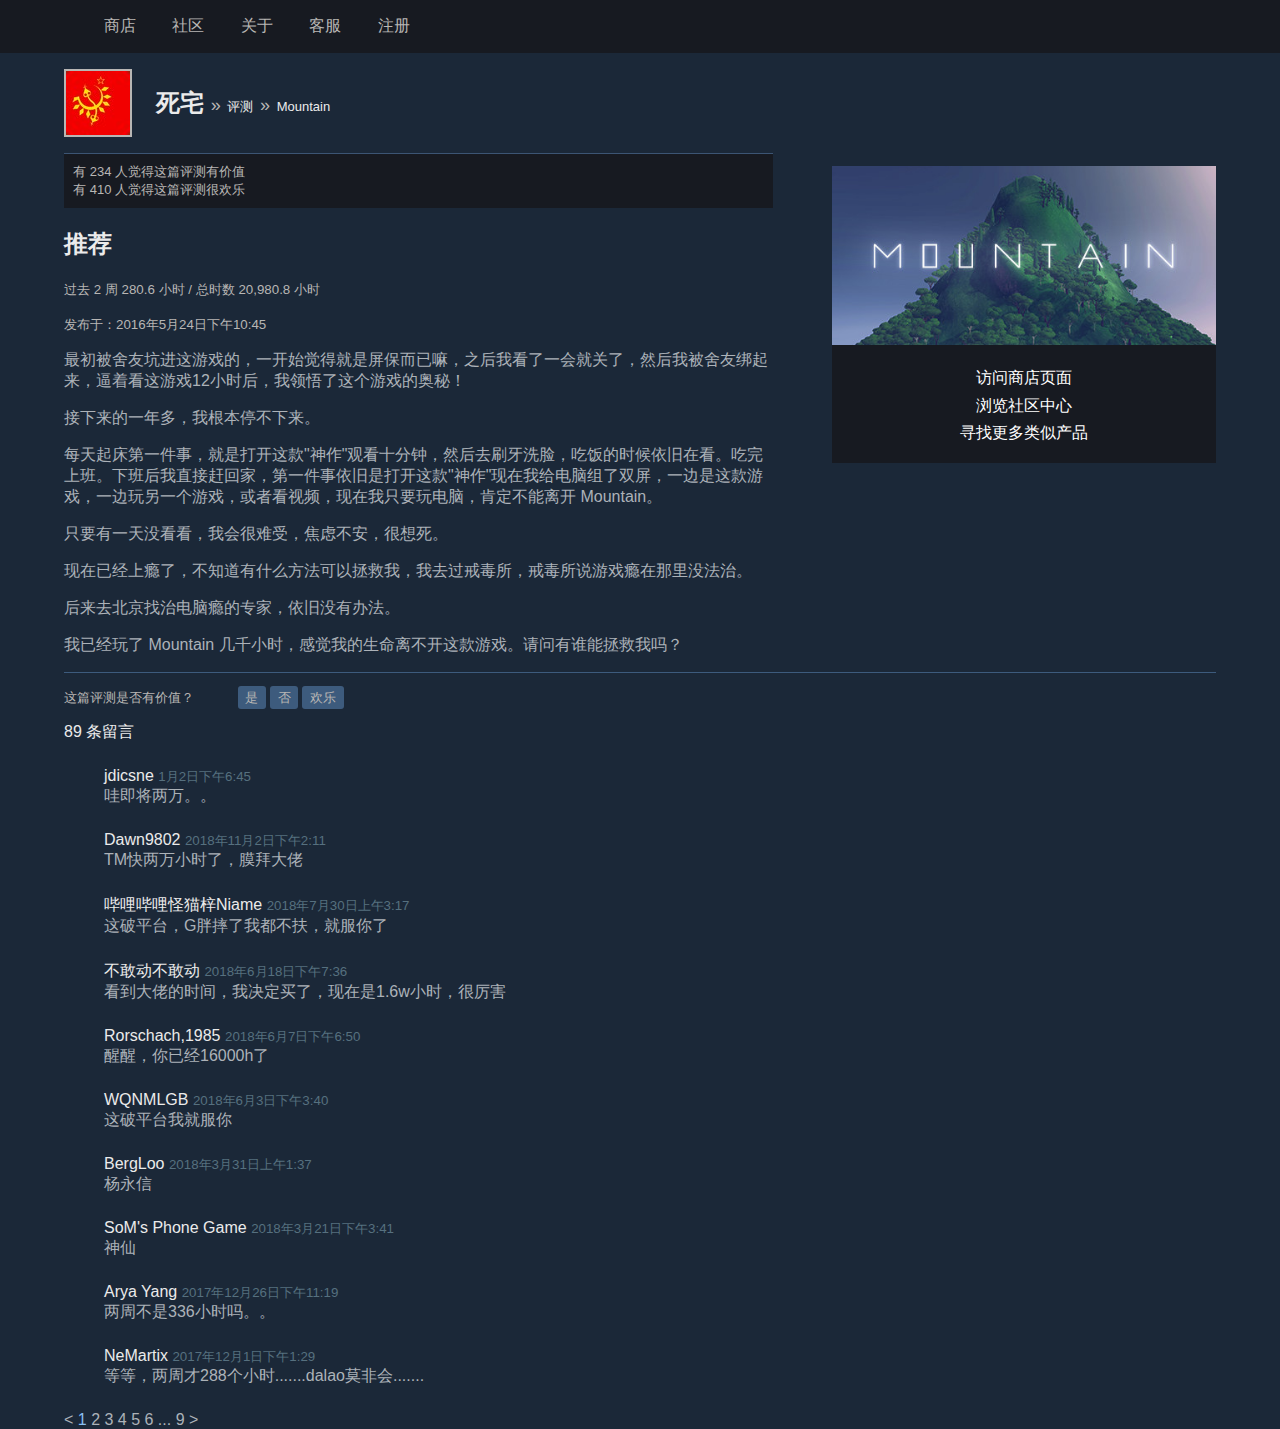
<file: lab1/lab1/index.html>
<!DOCTYPE html>
<html lang="en">
  <head>
    <meta charset="UTF-8" />
    <meta name="viewport" content="width=device-width, initial-scale=1.0" />
    <meta http-equiv="X-UA-Compatible" content="ie=edge" />
    <link rel="stylesheet" href="reset.css">
    <link rel="stylesheet" href="index.css" />
    <title>Steam 社区 :: No.3017 ∈ USSR :: 评测 Mountain</title>
  </head>
  <body>
    <header>
      <nav>
        <ul>
          <li><a href="#">商店</a></li>
          <li><a href="#">社区</a></li>
          <li><a href="#">关于</a></li>
          <li><a href="#">客服</a></li>
          <li><a href="register.html">注册</a></li>
        </ul>
      </nav>
    </header>
    <!-- <h1 class="title">
      <img src="image/user_icon.jpg" alt="icon" />死宅» 评测 » Mountain
    </h1> -->
    <div class="title">
      <img src="image/user_icon.jpg" />
      <div>
        死宅 <span class="symbol">»</span> <span class="subtitle">评测</span>
        <span class="symbol">»</span> <span class="subtitle">Mountain</span>
      </div>
    </div>
    <aside>
      <img src="image/header.jpg" alt="header" />
      <ul>
        <li>
          <a
            href="https://store.steampowered.com/app/313340?snr=2_100300_300__100301"
            >访问商店页面</a
          >
        </li>
        <li>
          <a href="https://steamcommunity.com/app/313340">浏览社区中心</a>
        </li>
        <li>
          <a
            href="https://store.steampowered.com/recommended/morelike/app/313340?snr=2_100300_300__100301"
            >寻找更多类似产品</a
          >
        </li>
      </ul>
    </aside>
    <section>
        <blockquote>
            有 234 人觉得这篇评测有价值
            <br>
            有 410 人觉得这篇评测很欢乐
        </blockquote>
    <h2>推荐</h2>
    <p>
        <small>过去 2 周 280.6 小时 / 总时数 20,980.8 小时</small>
    </p>
    <p class="submit-time">
        <small>发布于：2016年5月24日下午10:45</small>
    </p>
    <p>
        最初被舍友坑进这游戏的，一开始觉得就是屏保而已嘛，之后我看了一会就关了，然后我被舍友绑起来，逼着看这游戏12小时后，我领悟了这个游戏的奥秘！
    </p>
    <p>
        接下来的一年多，我根本停不下来。
    </p>
    <p>
        每天起床第一件事，就是打开这款"神作"观看十分钟，然后去刷牙洗脸，吃饭的时候依旧在看。吃完上班。下班后我直接赶回家，第一件事依旧是打开这款"神作"现在我给电脑组了双屏，一边是这款游戏，一边玩另一个游戏，或者看视频，现在我只要玩电脑，肯定不能离开 Mountain。
    </p>
    <p>
        只要有一天没看看，我会很难受，焦虑不安，很想死。
    </p>
    <p>
        现在已经上瘾了，不知道有什么方法可以拯救我，我去过戒毒所，戒毒所说游戏瘾在那里没法治。
    </p>
    <p>
        后来去北京找治电脑瘾的专家，依旧没有办法。
    </p>
    <p>
        我已经玩了 Mountain 几千小时，感觉我的生命离不开这款游戏。请问有谁能拯救我吗？
    </p>
    </section>
    <hr/>
    <section>
        <div class="value">
            这篇评测是否有价值？
            <ul>
                <li>是</li>
                <li>否</li>
                <li>欢乐</li>
            </ul>
        </div>
        <h3>89 条留言</h3>
        <ul class="comment">
            <li>
                <h4>jdicsne <small>1月2日下午6:45</small></h4>
                哇即将两万。。
            </li>
            <li>
                <h4>Dawn9802 <small>2018年11月2日下午2:11</small></h4>
                TM快两万小时了，膜拜大佬
            </li>
            <li>
                <h4>哔哩哔哩怪猫梓Niame <small>2018年7月30日上午3:17</small></h4>
                这破平台，G胖摔了我都不扶，就服你了
            </li>
            <li>
                <h4>不敢动不敢动 <small>2018年6月18日下午7:36</small></h4>
                看到大佬的时间，我决定买了，现在是1.6w小时，很厉害
            </li>
            <li>
                <h4>Rorschach,1985 <small>2018年6月7日下午6:50</small></h4>
                醒醒，你已经16000h了
            </li>
            <li>
                <h4>WQNMLGB <small>2018年6月3日下午3:40</small></h4>
                这破平台我就服你
            </li>
            <li>
                <h4>BergLoo <small>2018年3月31日上午1:37</small></h4>
                杨永信
            </li>
            <li>
                <h4>SoM's Phone Game <small>2018年3月21日下午3:41</small></h4>
                神仙
            </li>
            <li>
                <h4>Arya Yang <small>2017年12月26日下午11:19</small></h4>
                两周不是336小时吗。。
            </li>
            <li>
                <h4>NeMartix <small>2017年12月1日下午1:29</small></h4>
                等等，两周才288个小时.......dalao莫非会.......
            </li>
        </ul>
        < <span class="active">1</span> 2 3 4 5 6 ... 9 >
    </section>
  </body>
</html>
</file>
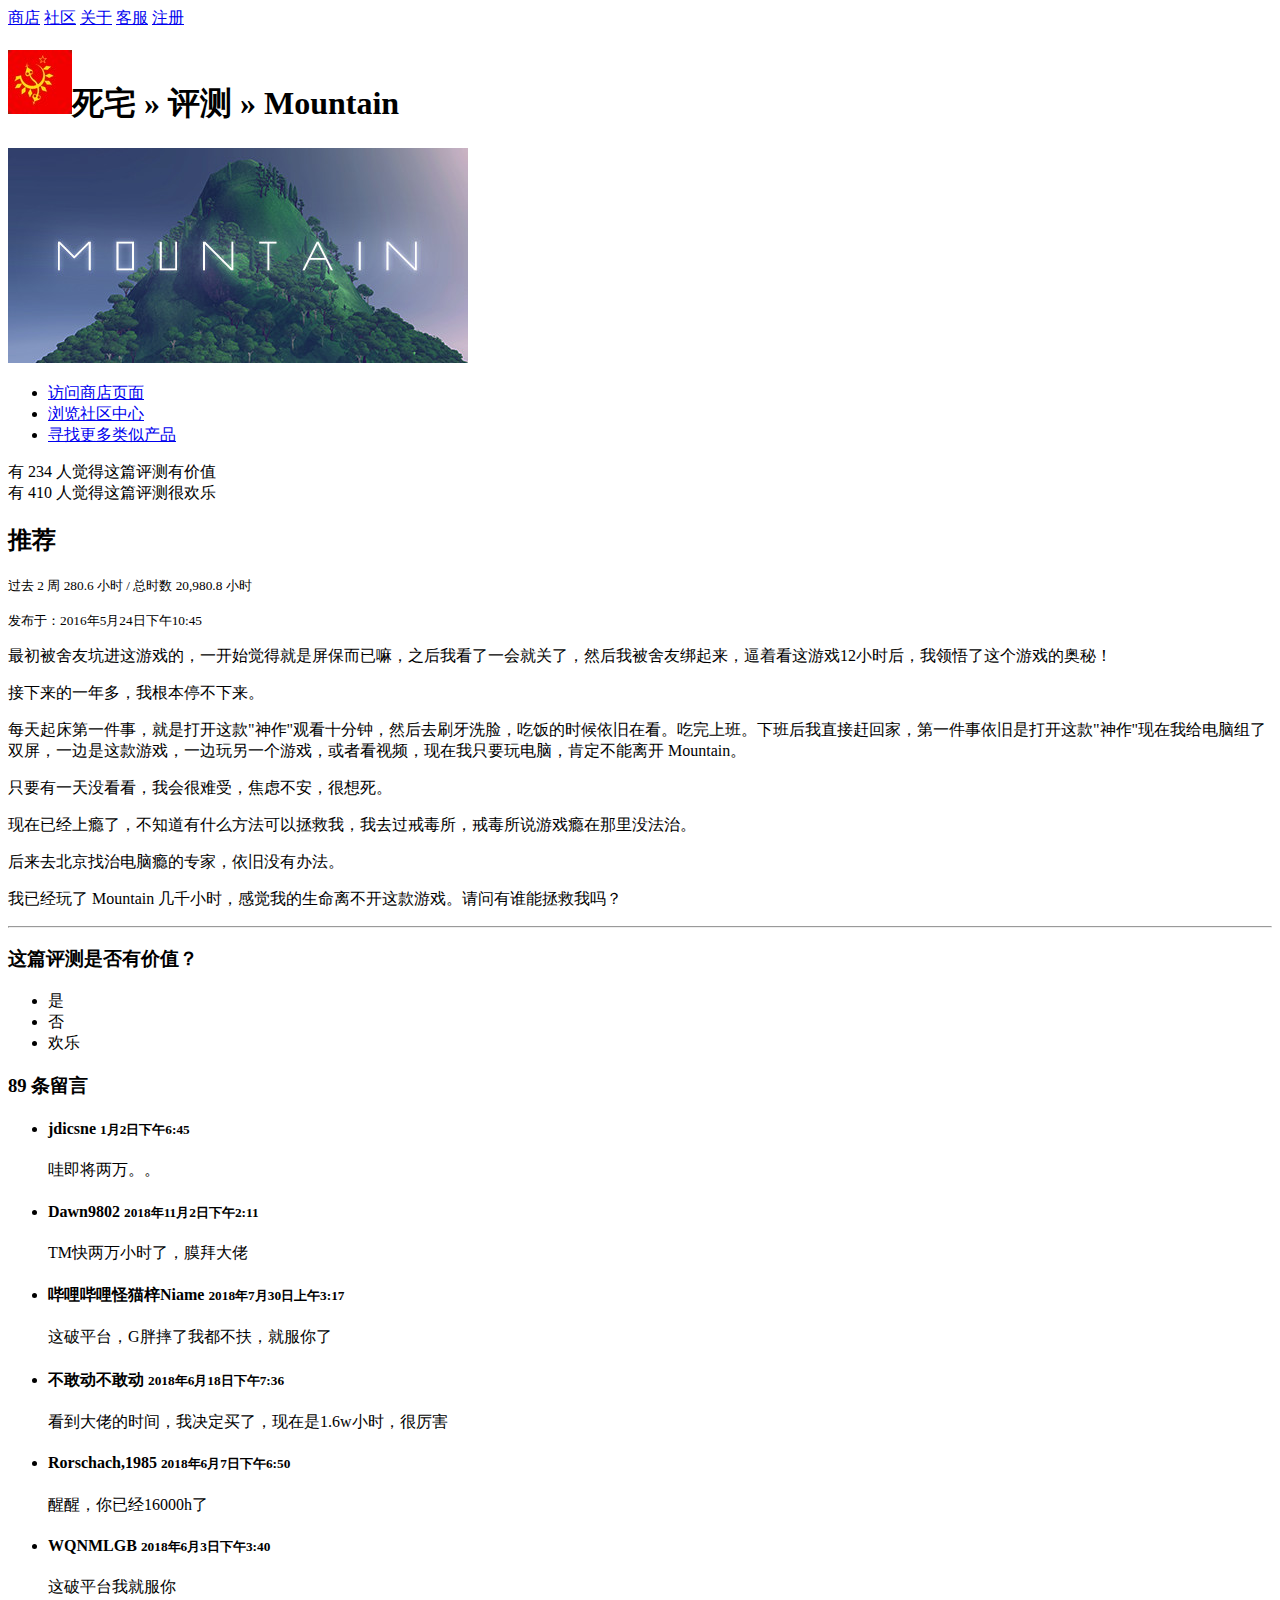
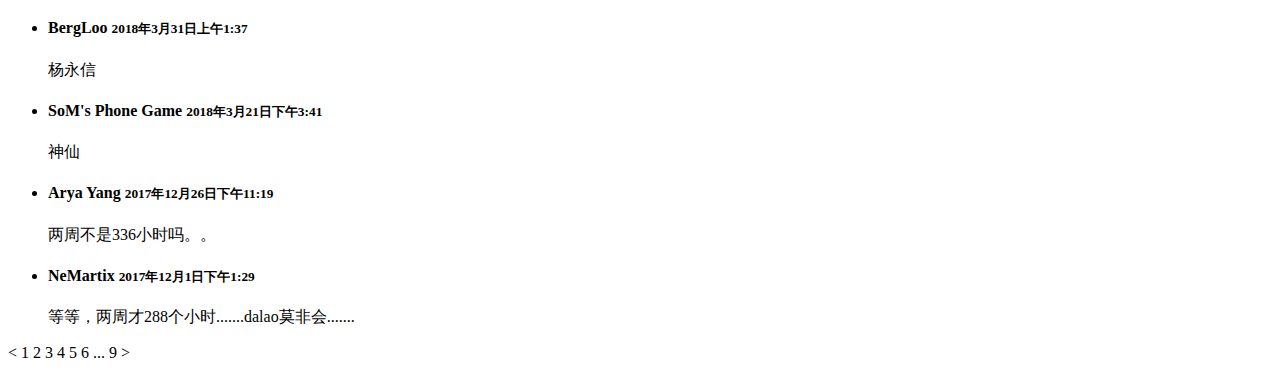
<file: lab1/lab1.html>
<!DOCTYPE html>
<html lang="en">
  <head>
    <meta charset="UTF-8" />
    <meta name="viewport" content="width=device-width, initial-scale=1.0" />
    <meta http-equiv="X-UA-Compatible" content="ie=edge" />
    <title>Steam 社区 :: No.3017 ∈ USSR :: 评测 Mountain</title>
  </head>
  <body>
    <header>
      <nav>
        <a href="#">商店</a>
        <a href="#">社区</a>
        <a href="#">关于</a>
        <a href="#">客服</a>
        <a href="register.html">注册</a>
      </nav>
    </header>
    <h1>
      <img src="image/user_icon.jpg" alt="icon" />死宅
      » 评测 » Mountain
    </h1>
    <aside>
      <img src="image/header.jpg" alt="header" />
      <ul>
        <li>
          <a
            href="https://store.steampowered.com/app/313340?snr=2_100300_300__100301"
            >访问商店页面</a
          >
        </li>
        <li>
          <a href="https://steamcommunity.com/app/313340">浏览社区中心</a>
        </li>
        <li>
          <a
            href="https://store.steampowered.com/recommended/morelike/app/313340?snr=2_100300_300__100301"
            >寻找更多类似产品</a
          >
        </li>
      </ul>
      <div>
        有 234 人觉得这篇评测有价值
        <br />
        有 410 人觉得这篇评测很欢乐
      </div>
    </aside>
    <main>
      <section class="recommended">
        <h2>推荐</h2>
        <p>
          <small>过去 2 周 280.6 小时 / 总时数 20,980.8 小时</small>
        </p>
        <p>
          <small>发布于：2016年5月24日下午10:45</small>
        </p>
        <p>
          最初被舍友坑进这游戏的，一开始觉得就是屏保而已嘛，之后我看了一会就关了，然后我被舍友绑起来，逼着看这游戏12小时后，我领悟了这个游戏的奥秘！
        </p>
        <p>
          接下来的一年多，我根本停不下来。
        </p>
        <p>
          每天起床第一件事，就是打开这款"神作"观看十分钟，然后去刷牙洗脸，吃饭的时候依旧在看。吃完上班。下班后我直接赶回家，第一件事依旧是打开这款"神作"现在我给电脑组了双屏，一边是这款游戏，一边玩另一个游戏，或者看视频，现在我只要玩电脑，肯定不能离开
          Mountain。
        </p>
        <p>
          只要有一天没看看，我会很难受，焦虑不安，很想死。
        </p>
        <p>
          现在已经上瘾了，不知道有什么方法可以拯救我，我去过戒毒所，戒毒所说游戏瘾在那里没法治。
        </p>
        <p>
          后来去北京找治电脑瘾的专家，依旧没有办法。
        </p>
        <p>
          我已经玩了 Mountain
          几千小时，感觉我的生命离不开这款游戏。请问有谁能拯救我吗？
        </p>
        <hr />
      </section>
      <section class="value">
        <h3>这篇评测是否有价值？</h3>
        <ul>
          <li>是</li>
          <li>否</li>
          <li>欢乐</li>
        </ul>
      </section>
      <section class="comments">
        <h3>89 条留言</h3>
        <ul>
          <li>
            <h4>jdicsne <small>1月2日下午6:45</small></h4>
            哇即将两万。。
          </li>
          <li>
            <h4>Dawn9802 <small>2018年11月2日下午2:11</small></h4>
            TM快两万小时了，膜拜大佬
          </li>
          <li>
            <h4>哔哩哔哩怪猫梓Niame <small>2018年7月30日上午3:17</small></h4>
            这破平台，G胖摔了我都不扶，就服你了
          </li>
          <li>
            <h4>不敢动不敢动 <small>2018年6月18日下午7:36</small></h4>
            看到大佬的时间，我决定买了，现在是1.6w小时，很厉害
          </li>
          <li>
            <h4>Rorschach,1985 <small>2018年6月7日下午6:50</small></h4>
            醒醒，你已经16000h了
          </li>
          <li>
            <h4>WQNMLGB <small>2018年6月3日下午3:40</small></h4>
            这破平台我就服你
          </li>
          <li>
            <h4>BergLoo <small>2018年3月31日上午1:37</small></h4>
            杨永信
          </li>
          <li>
            <h4>SoM's Phone Game <small>2018年3月21日下午3:41</small></h4>
            神仙
          </li>
          <li>
            <h4>Arya Yang <small>2017年12月26日下午11:19</small></h4>
            两周不是336小时吗。。
          </li>
          <li>
            <h4>NeMartix <small>2017年12月1日下午1:29</small></h4>
            等等，两周才288个小时.......dalao莫非会.......
          </li>
        </ul>
        < 1 2 3 4 5 6 ... 9 >
      </section>
    </main>
  </body>
</html>
</file>
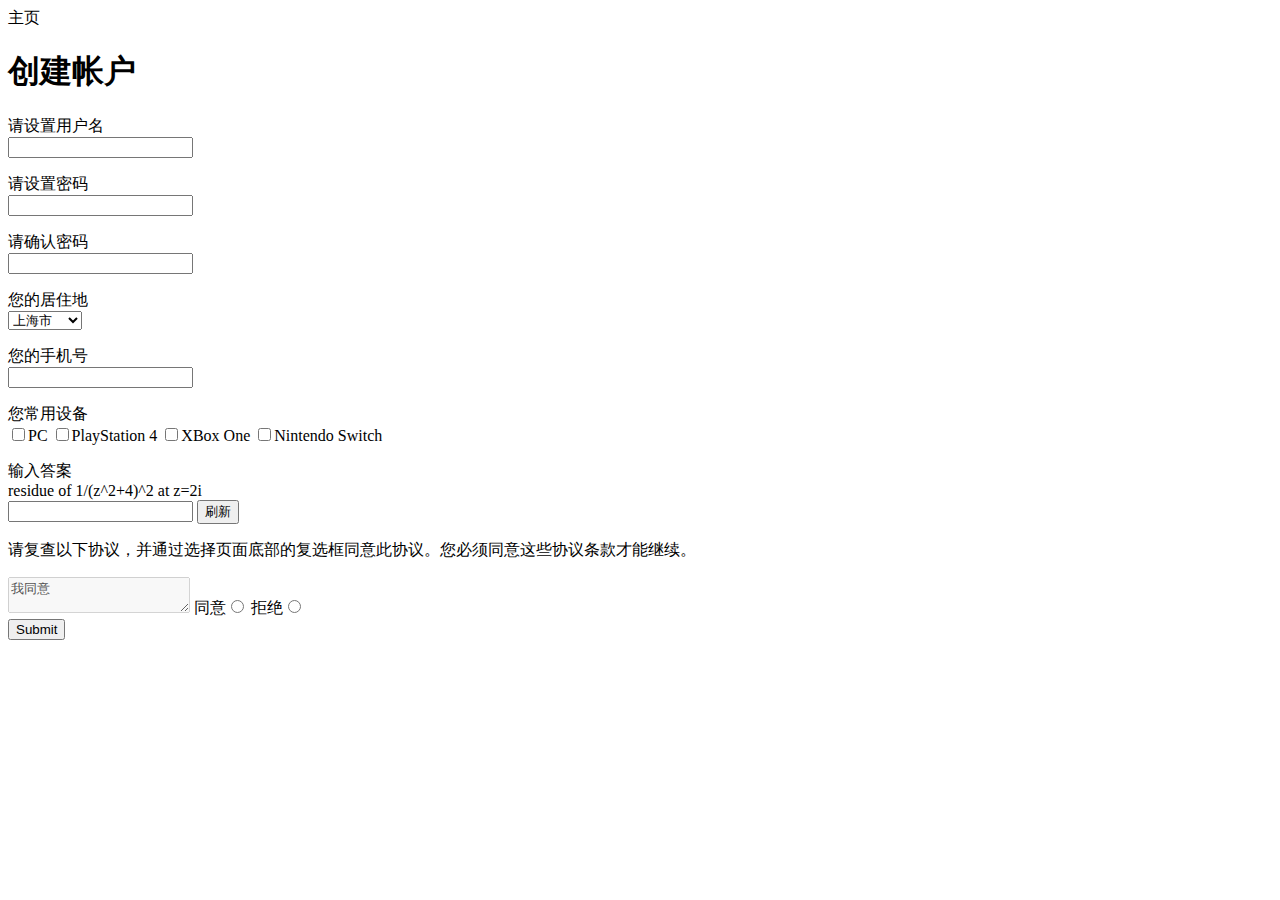
<file: lab1/register.html>
<!DOCTYPE html>
<html lang="en">
<head>
    <meta charset="UTF-8">
    <meta name="viewport" content="width=device-width, initial-scale=1.0">
    <meta http-equiv="X-UA-Compatible" content="ie=edge">
    <title>Document</title>
</head>
<body>
    <header>
        <nav>主页</nav>
    </header>
    <h1>创建帐户</h1>
    <section>
        <form action="#" method="POST">
            <p>
                请设置用户名<br>
                <input type="text" name="username" pattern="^((\w)|_){1,}$" required>
            </p>
            <p>
                请设置密码<br>
                <input type="password" name="password" pattern="^[a-zA-Z0-9]{8,}$" required>
            </p>
            <p>
                请确认密码<br>
                <input type="password" name="repassword" pattern="^[a-zA-Z0-9]{8,}$" required>
            </p>
            <p>
                您的居住地<br>
                <select name="area">
                        <option>河北省</option>
                        <option>山西</option>
                        <option>吉林省</option>
                        <option>辽宁省</option>
                        <option>黑龙江省</option>
                        <option>陕西省</option>
                        <option>甘肃省</option>
                        <option>青海省</option>
                        <option>山东省</option>
                        <option>福建省</option>
                        <option>浙江省</option>
                        <option>台湾省</option>
                        <option>河南省</option>
                        <option>湖北省</option>
                        <option>湖南省</option>
                        <option>江西省</option>
                        <option>江苏省</option>
                        <option>安徽省</option>
                        <option>广东省</option>
                        <option>海南省</option>
                        <option>四川省</option>
                        <option>贵州省</option>
                        <option>云南省</option>
                        <option>北京市</option>
                        <option selected>上海市</option>
                        <option>天津市</option>
                        <option>重庆市</option>
                </select>
            </p>
            <p>
                您的手机号<br>
                <input type="text" name="phonenumber" pattern="^(1)[0-9]{10}$" required>
            </p>
            <p>
                您常用设备<br>
                <input type="checkbox" name="PC" value="PC">PC
                <input type="checkbox" name="PlayStation 4" value="PlayStation 4">PlayStation 4
                <input type="checkbox" name="XBox One" value="XBox One">XBox One
                <input type="checkbox" name="Nintendo Switch" value="Nintendo Switch">Nintendo Switch
            </p>
            <p>
                输入答案<br>
                residue of 1/(z^2+4)^2 at z=2i<br>
                <input type="text" name="captcha" required>
                <input type="button" value="刷新">
            </p>
            <p>
                请复查以下协议，并通过选择页面底部的复选框同意此协议。您必须同意这些协议条款才能继续。
            </p>
            <textarea disabled="true">我同意</textarea>
            
            同意<input type="radio" name="agreement" required>
            拒绝<input type="radio" name="agreement" required><br>
            <input type="submit" name="submit">
        </form>
    </section>
</body>
</html>
</file>
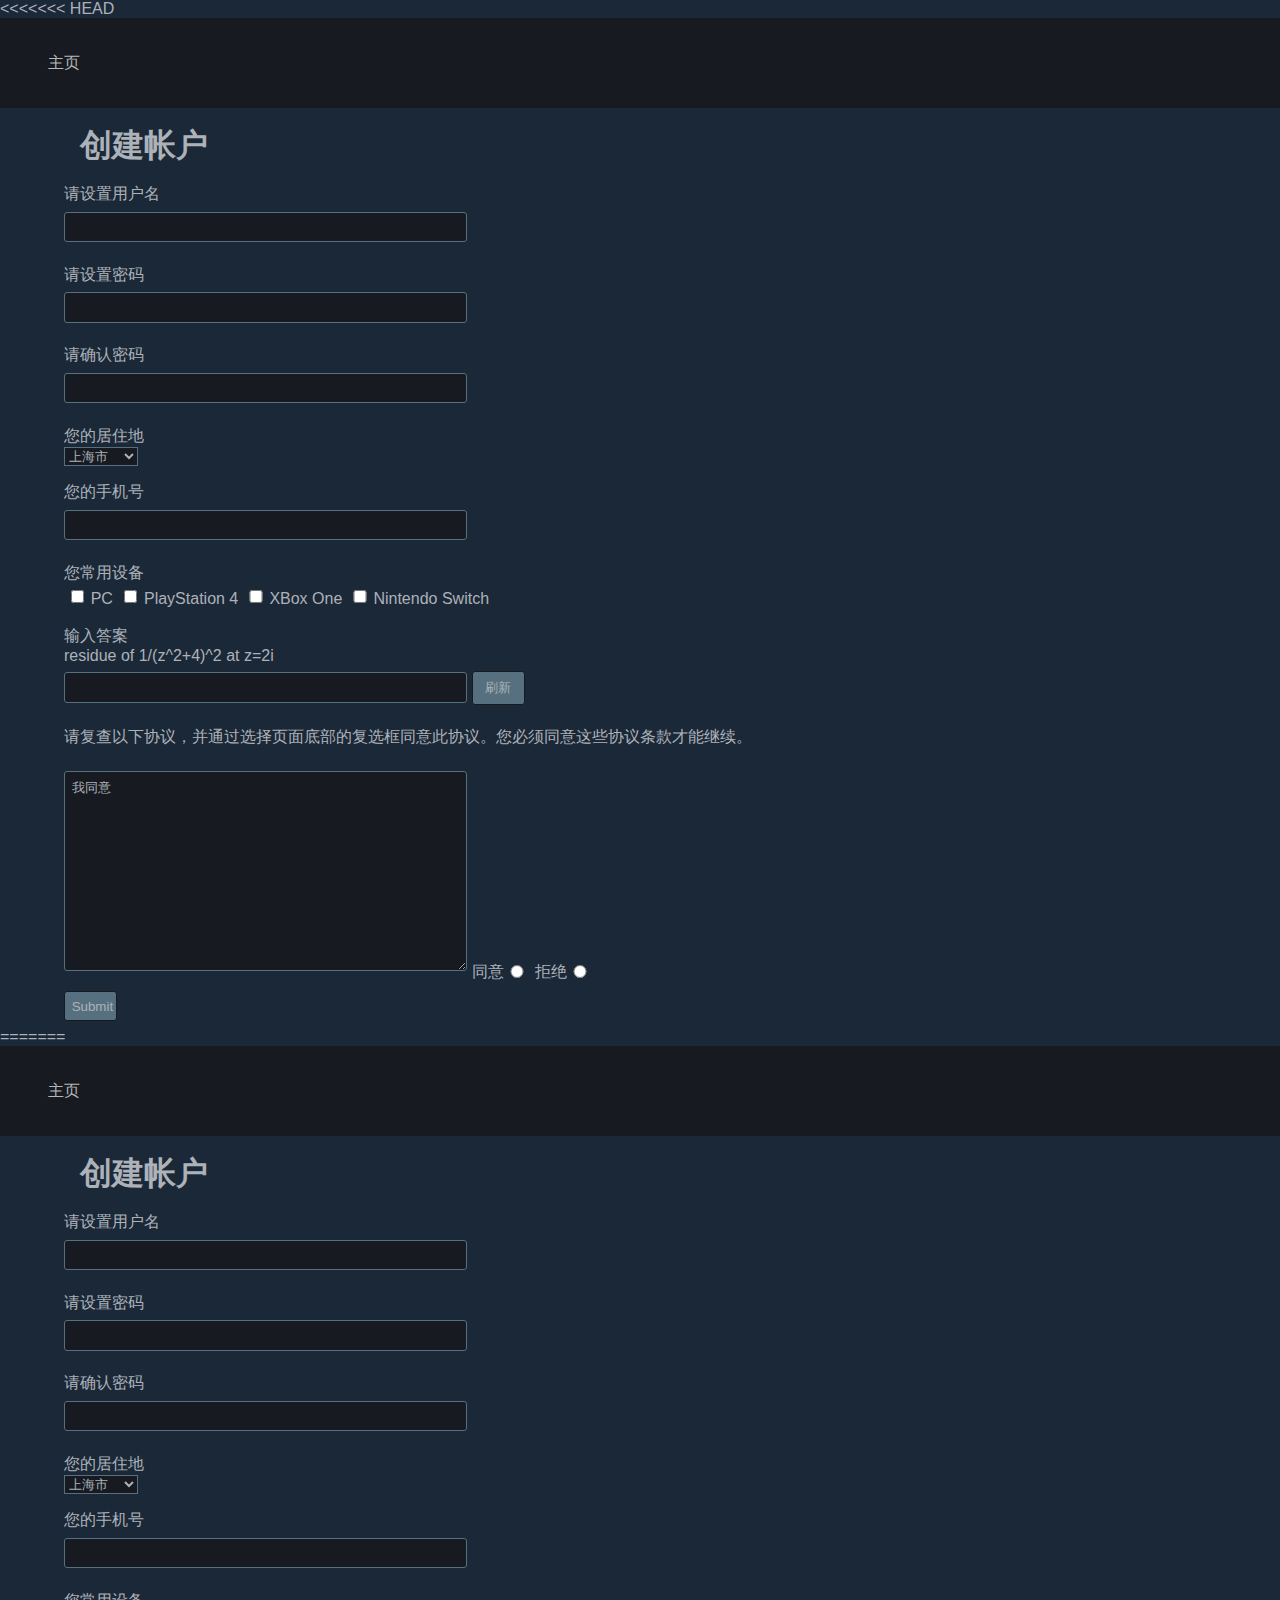
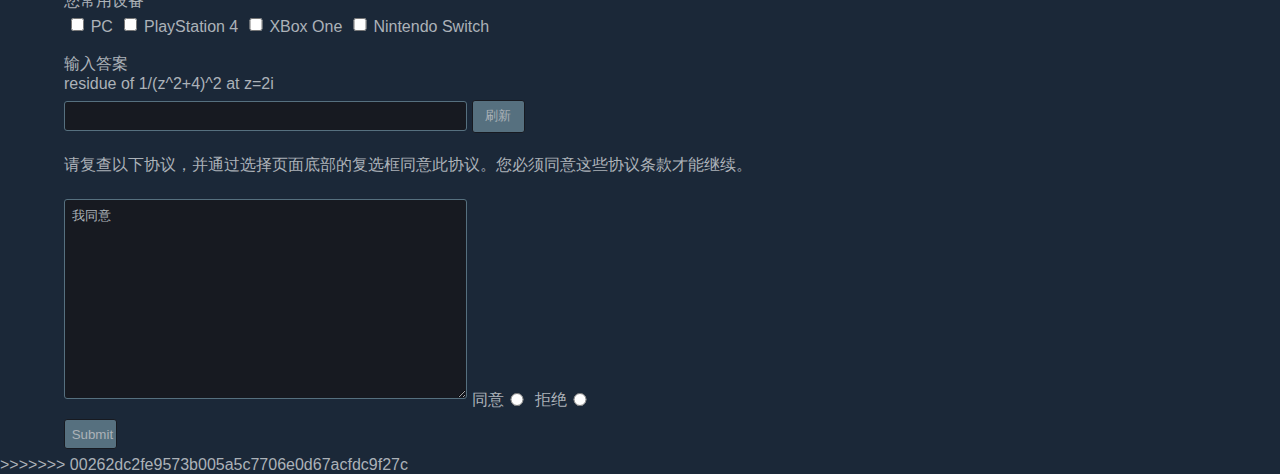
<file: lab1/lab1/register.html>
<<<<<<< HEAD
<!DOCTYPE html>
<html lang="en">
  <head>
    <meta charset="UTF-8" />
    <meta name="viewport" content="width=device-width, initial-scale=1.0" />
    <meta http-equiv="X-UA-Compatible" content="ie=edge" />
    <link rel="stylesheet" href="reset.css" />
    <link rel="stylesheet" href="register.css" />
    <title>注册</title>
  </head>
  <body>
    <header>
      <nav><a href="lab1.html">主页</a></nav>
    </header>
    <h1>创建帐户</h1>
    <section>
      <form action="#" method="POST">
        <p>
          请设置用户名<br />
          <input
            type="text"
            name="username"
            pattern="^((\w)|_){1,}$"
            required
          />
        </p>
        <p>
          请设置密码<br />
          <input
            type="password"
            name="password"
            pattern="^[a-zA-Z0-9]{8,}$"
            required
          />
        </p>
        <p>
          请确认密码<br />
          <input
            type="password"
            name="repassword"
            pattern="^[a-zA-Z0-9]{8,}$"
            required
          />
        </p>
        <p>
          您的居住地<br />
          <select name="area">
            <option>河北省</option>
            <option>山西</option>
            <option>吉林省</option>
            <option>辽宁省</option>
            <option>黑龙江省</option>
            <option>陕西省</option>
            <option>甘肃省</option>
            <option>青海省</option>
            <option>山东省</option>
            <option>福建省</option>
            <option>浙江省</option>
            <option>台湾省</option>
            <option>河南省</option>
            <option>湖北省</option>
            <option>湖南省</option>
            <option>江西省</option>
            <option>江苏省</option>
            <option>安徽省</option>
            <option>广东省</option>
            <option>海南省</option>
            <option>四川省</option>
            <option>贵州省</option>
            <option>云南省</option>
            <option>北京市</option>
            <option selected>上海市</option>
            <option>天津市</option>
            <option>重庆市</option>
          </select>
        </p>
        <p>
          您的手机号<br />
          <input
            type="text"
            name="phonenumber"
            pattern="^(1)[0-9]{10}$"
            required
          />
        </p>
        <p>
          您常用设备<br />
          <input type="checkbox" name="PC" value="PC" />PC
          <input
            type="checkbox"
            name="PlayStation 4"
            value="PlayStation 4"
          />PlayStation 4
          <input type="checkbox" name="XBox One" value="XBox One" />XBox One
          <input
            type="checkbox"
            name="Nintendo Switch"
            value="Nintendo Switch"
          />Nintendo Switch
        </p>
        <p>
          输入答案<br />
          residue of 1/(z^2+4)^2 at z=2i<br />
          <input type="text" name="captcha" required />
          <input type="button" value="刷新" />
        </p>
        <p>
          请复查以下协议，并通过选择页面底部的复选框同意此协议。您必须同意这些协议条款才能继续。
        </p>
        <textarea disabled="true">我同意</textarea>

        同意<input type="radio" name="agreement" required /> 拒绝<input
          type="radio"
          name="agreement"
          required
        /><br />
        <input type="submit" name="submit" />
      </form>
    </section>
  </body>
</html>
=======
<!DOCTYPE html>
<html lang="en">
<head>
    <meta charset="UTF-8">
    <meta name="viewport" content="width=device-width, initial-scale=1.0">
    <meta http-equiv="X-UA-Compatible" content="ie=edge">
    <title>Document</title>
</head>
<body>
    <header>
        <nav>主页</nav>
    </header>
    <h1>创建帐户</h1>
    <section>
        <form action="#" method="POST">
            <p>
                请设置用户名<br>
                <input type="text" name="username" pattern="^((\w)|_){1,}$" required>
            </p>
            <p>
                请设置密码<br>
                <input type="password" name="password" pattern="^[a-zA-Z0-9]{8,}$" required>
            </p>
            <p>
                请确认密码<br>
                <input type="password" name="repassword" pattern="^[a-zA-Z0-9]{8,}$" required>
            </p>
            <p>
                您的居住地<br>
                <select name="area">
                        <option>河北省</option>
                        <option>山西</option>
                        <option>吉林省</option>
                        <option>辽宁省</option>
                        <option>黑龙江省</option>
                        <option>陕西省</option>
                        <option>甘肃省</option>
                        <option>青海省</option>
                        <option>山东省</option>
                        <option>福建省</option>
                        <option>浙江省</option>
                        <option>台湾省</option>
                        <option>河南省</option>
                        <option>湖北省</option>
                        <option>湖南省</option>
                        <option>江西省</option>
                        <option>江苏省</option>
                        <option>安徽省</option>
                        <option>广东省</option>
                        <option>海南省</option>
                        <option>四川省</option>
                        <option>贵州省</option>
                        <option>云南省</option>
                        <option>北京市</option>
                        <option selected>上海市</option>
                        <option>天津市</option>
                        <option>重庆市</option>
                </select>
            </p>
            <p>
                您的手机号<br>
                <input type="text" name="phonenumber" pattern="^(1)[0-9]{10}$" required>
            </p>
            <p>
                您常用设备<br>
                <input type="checkbox" name="PC" value="PC">PC
                <input type="checkbox" name="PlayStation 4" value="PlayStation 4">PlayStation 4
                <input type="checkbox" name="XBox One" value="XBox One">XBox One
                <input type="checkbox" name="Nintendo Switch" value="Nintendo Switch">Nintendo Switch
            </p>
            <p>
                输入答案<br>
                residue of 1/(z^2+4)^2 at z=2i<br>
                <input type="text" name="captcha" required>
                <input type="button" value="刷新">
            </p>
            <p>
                请复查以下协议，并通过选择页面底部的复选框同意此协议。您必须同意这些协议条款才能继续。
            </p>
            <textarea disabled="true">我同意</textarea>
            
            同意<input type="radio" name="agreement" required>
            拒绝<input type="radio" name="agreement" required><br>
            <input type="submit" name="submit">
        </form>
    </section>
</body>
</html>
>>>>>>> 00262dc2fe9573b005a5c7706e0d67acfdc9f27c
</file>
<file: lab1/lab1/index.css>
body {
    font-family: Arial, Helvetica, sans-serif;
    margin: 0;
    background-color: #1b2838;
    color: #acb2b8;
}
header {
    color: #b8b6b4;
    height: 10%;
    background-color: #171a21;
    display: flex;
    text-align: center;
}
p {
    display: block;
    -webkit-margin-before: 1em;
    -webkit-margin-after: 1em;
    -webkit-margin-start: 0px;
    -webkit-margin-end: 0px;
}
small {
    font-size: smaller;
}
nav {
    margin: auto 3em;
}
ul{
    display: block;
    list-style-type: disc;
    -webkit-margin-before: 1em;
    -webkit-margin-after: 1em;
    -webkit-margin-start: 0px;
    -webkit-margin-end: 0px;
    -webkit-padding-start: 40px;
}
li {
    display: inline-block;
}
nav li {
    padding: 0 1em;
}
a {
    color: #b8b6b4;
    text-decoration:none;
}

a:hover{
    color: #87bff2;
}
nav li a {
    color: #b8b6b4;
}
aside {
    float: right;
    margin: 1% 5%;
    width: 30%;
    background-color: #171a21;
}

aside a {
    color: white;
}

aside img, aside ul {
    padding: 0;
    width: 100%;
}

aside li {
    display: block;
    text-align: center;
    padding: 0.2em 0;
}

.title {
    margin: 1em 5%;
    display: inline;
    display: flex;
    text-align: center;
}
.title, h2 {
    color: #ebebeb;
}
.title img {
    border: #b8b6b4 solid 2px;
}

.title div {
    display: inline;
    padding-left: 1em;
    margin: auto 0;
    font-size: x-large;
    font-weight: bold;
}
.title span {
    font-weight: normal;
    font-size: small;
}
.title .symbol {
    color: #b8b6b4;
    font-size: large;
}
section {
    margin: 0 5%;
}
section blockquote {
    margin: 0;
    width: 60%;
    font-size: small;
    background-color: #171a21;
    padding: 0.7em;
    color: #b8b6b4;
    border-top: 1px solid rgba(85, 125, 171, 0.6)
}
p small {
    margin: 0;
    padding: 0;
    color: #b8b6b4;
}
hr {
    width: 90%;
    margin: 0 5%;
    border-width:0;
    height: 1px;
    color:rgba(85, 125, 171, 0.6);
    background-color:rgba(85, 125, 171, 0.6);
}
h2 {
    display: block;
    font-size: 1.5em;
    -webkit-margin-before: 0.83em;
    -webkit-margin-after: 0.83em;
    -webkit-margin-start: 0px;
    -webkit-margin-end: 0px;
    font-weight: bold;
}
.value ul {
    display: inline-block;
}

.value {
    color: #b8b6b4;
    font-size: small;
}

.value li {
    padding: 0.2em 0.6em;
    background-color: rgba(85, 125, 171, 0.6);
    border-radius: 3px;
}
h3 {
    color: #ebebeb;
}

h4 {
    font-weight: normal;
    color: #ebebeb;
    margin: 0;
}

h4 small {
    color: #56707f;
}

.comment li {
    display: block;
    margin: 1.5em 0;
}
.active {
    color:#87bff2;
}
</file>
<file: lab1/lab1/register.css>
html, body {
    height:100%
}

body {
    font-family: Arial, Helvetica, sans-serif;
    margin: 0;
    background-color: #1b2838;
    color: #acb2b8;
}
header {
    color: #b8b6b4;
    height: 10%;
    background-color: #171a21;
    display: flex;
    text-align: center;
}
nav {
    margin: auto 3em;
    display: block;
}

li {
    display: inline-block;
}

nav li {
    padding: 0 1em;
}

a {
    color: #b8b6b4;
    text-decoration:none;
}

a:hover{
    color: #87bff2;
}

nav li a {
    color: #b8b6b4;
}
p{
    margin: 1em 0;;
}
h1 {
    margin: 0.5em 2.5em;
    display: block;
    font-size: 2em;
    font-weight: bold;
}
section {
    margin: 0 5%;
}
h3 {
    color: #ebebeb;
}
h4 {
    font-weight: normal;
    color: #ebebeb;
    margin: 0;
}
input, textarea {
    padding: 0.5em;
    margin: 0.5em 0;
    width: 35%;
    background-color: #171a21;
    border: #56707f solid 1px;
    border-radius: 3px;
    color: #acb2b8
}

select {
    background-color: #171a21;
    border: #56707f solid 1px;
    color: #acb2b8
}

input[type="checkbox"], input[type="radio"] {
    width: 2em;
}

input[type="button"],input[type="submit"]  {
    background-color: #56707f;
    border: #171a21 solid 1px;
    width: 4em;
}

input[type="button"],input[type="submit"],input[type="checkbox"], input[type="radio"], select:hover {
    cursor: pointer;
}

textarea {
    height: 15em;
}
</file>
